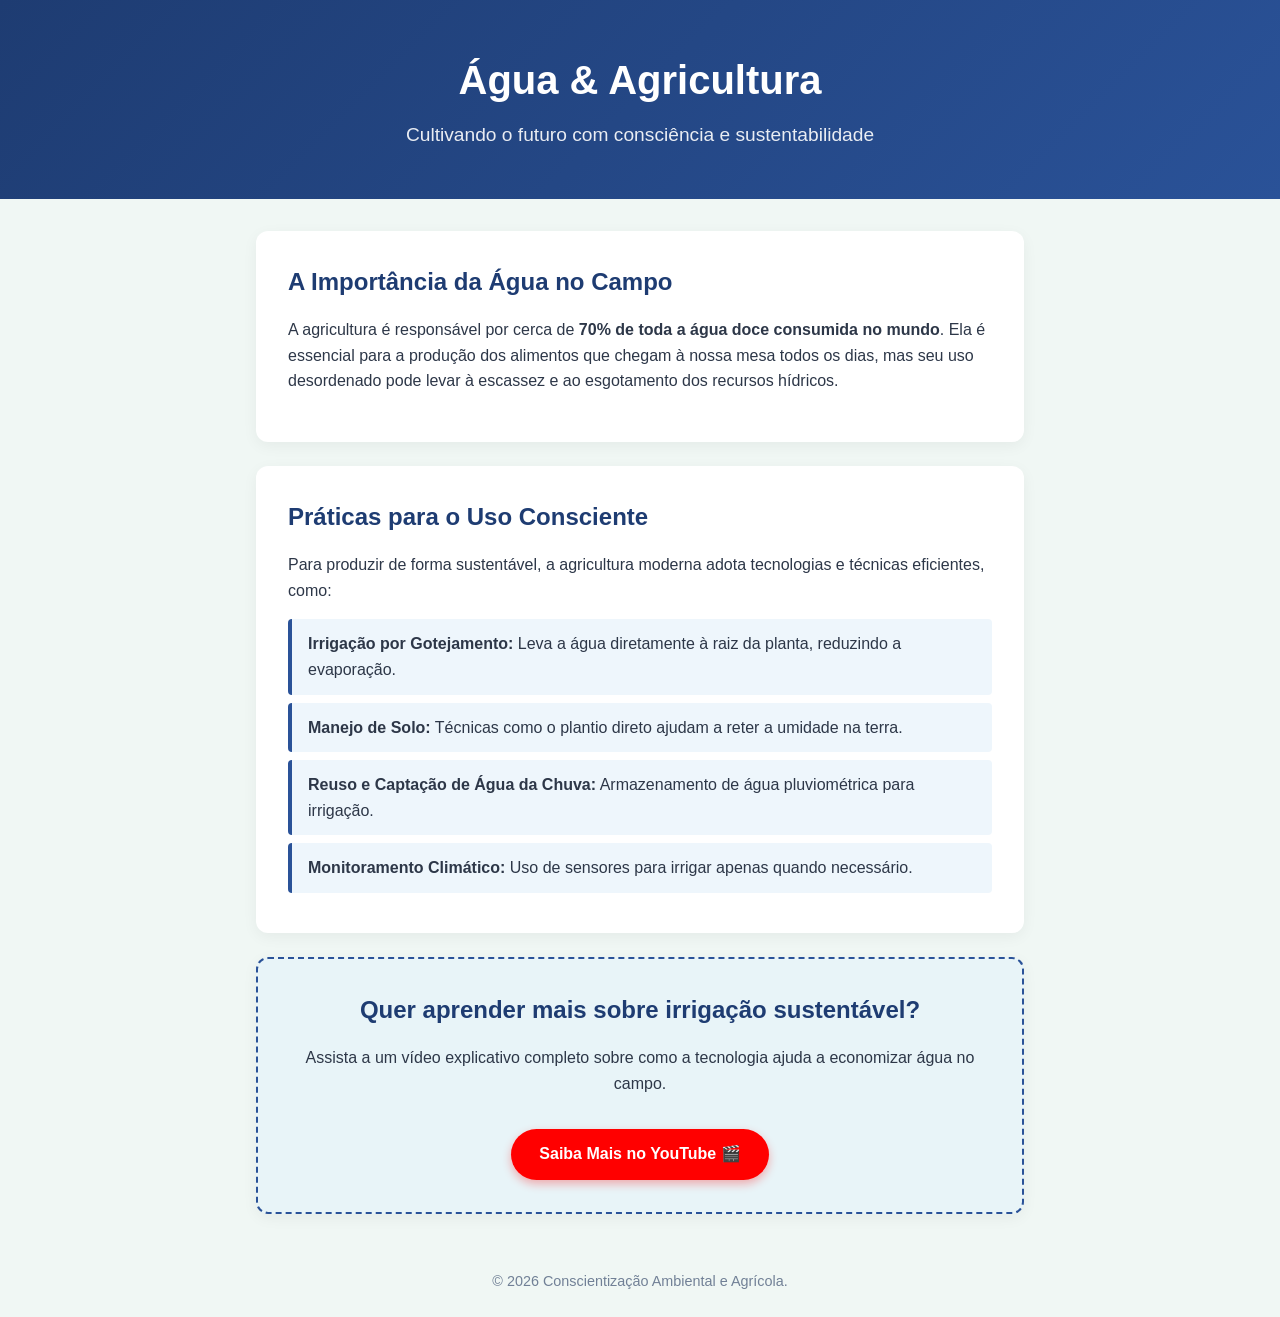
<file: index.html>
<!DOCTYPE html>
<html lang="pt-BR">
<head>
    <meta charset="UTF-8">
    <meta name="viewport" content="width=device-width, initial-scale=1.0">
    <title>Água na Agricultura Sustentável</title>
    <link rel="stylesheet" href="style.css">
</head>
<body>

    <header class="header">
        <h1>Água & Agricultura</h1>
        <p>Cultivando o futuro com consciência e sustentabilidade</p>
    </header>

    <main class="container">

        <section class="card">
            <h2>A Importância da Água no Campo</h2>
            <p>
                A agricultura é responsável por cerca de <strong>70% de toda a água doce consumida no mundo</strong>. 
                Ela é essencial para a produção dos alimentos que chegam à nossa mesa todos os dias, mas seu uso desordenado 
                pode levar à escassez e ao esgotamento dos recursos hídricos.
            </p>
        </section>

        <section class="card">
            <h2>Práticas para o Uso Consciente</h2>
            <p>
                Para produzir de forma sustentável, a agricultura moderna adota tecnologias e técnicas eficientes, como:
            </p>
            <ul>
                <li><strong>Irrigação por Gotejamento:</strong> Leva a água diretamente à raiz da planta, reduzindo a evaporação.</li>
                <li><strong>Manejo de Solo:</strong> Técnicas como o plantio direto ajudam a reter a umidade na terra.</li>
                <li><strong>Reuso e Captação de Água da Chuva:</strong> Armazenamento de água pluviométrica para irrigação.</li>
                <li><strong>Monitoramento Climático:</strong> Uso de sensores para irrigar apenas quando necessário.</li>
            </ul>
        </section>

        <section class="card highlight">
            <h2>Quer aprender mais sobre irrigação sustentável?</h2>
            <p>Assista a um vídeo explicativo completo sobre como a tecnologia ajuda a economizar água no campo.</p>
            
            <a href="https://www.youtube.com/watch?v=dQw4w9WgXcQ" target="_blank" class="btn">
                Saiba Mais no YouTube 🎬
            </a>
        </section>

    </main>

    <footer class="footer">
        <p>&copy; 2026 Conscientização Ambiental e Agrícola.</p>
    </footer>

</body>
</html>
</file>
<file: style.css>
/* Configurações Gerais */
* {
    margin: 0;
    padding: 0;
    box-sizing: border-box;
    font-family: 'Segoe UI', Tahoma, Geneva, Verdana, sans-serif;
}

body {
    background-color: #f0f7f4;
    color: #2d3748;
    line-height: 1.6;
}

/* Cabeçalho */
.header {
    background: linear-gradient(135deg, #1e3c72, #2a5298);
    color: #ffffff;
    text-align: center;
    padding: 3rem 1rem;
}

.header h1 {
    font-size: 2.5rem;
    margin-bottom: 0.5rem;
}

.header p {
    font-size: 1.2rem;
    opacity: 0.9;
}

/* Container do Conteúdo */
.container {
    max-width: 800px;
    margin: 2rem auto;
    padding: 0 1rem;
}

/* Cartões de Conteúdo */
.card {
    background-color: #ffffff;
    padding: 2rem;
    border-radius: 12px;
    box-shadow: 0 4px 15px rgba(0, 0, 0, 0.05);
    margin-bottom: 1.5rem;
}

.card h2 {
    color: #1e3c72;
    margin-bottom: 1rem;
    font-size: 1.5rem;
}

.card p {
    margin-bottom: 1rem;
}

.card ul {
    list-style-type: none;
    padding-left: 0;
}

.card li {
    background: #eef6fc;
    margin-bottom: 0.5rem;
    padding: 0.75rem 1rem;
    border-left: 4px solid #2a5298;
    border-radius: 4px;
}

/* Destaque para a chamada do botão */
.highlight {
    text-align: center;
    background-color: #e8f4f8;
    border: 2px dashed #2a5298;
}

/* Botão Saiba Mais */
.btn {
    display: inline-block;
    background-color: #ff0000; /* Cor temática do YouTube */
    color: #ffffff;
    padding: 0.8rem 1.8rem;
    text-decoration: none;
    font-weight: bold;
    font-size: 1rem;
    border-radius: 30px;
    transition: transform 0.2s ease, background-color 0.2s ease;
    box-shadow: 0 4px 10px rgba(255, 0, 0, 0.3);
    margin-top: 1rem;
}

.btn:hover {
    background-color: #cc0000;
    transform: translateY(-2px);
}

/* Rodapé */
.footer {
    text-align: center;
    padding: 1.5rem;
    color: #718096;
    font-size: 0.9rem;
}
</file>
